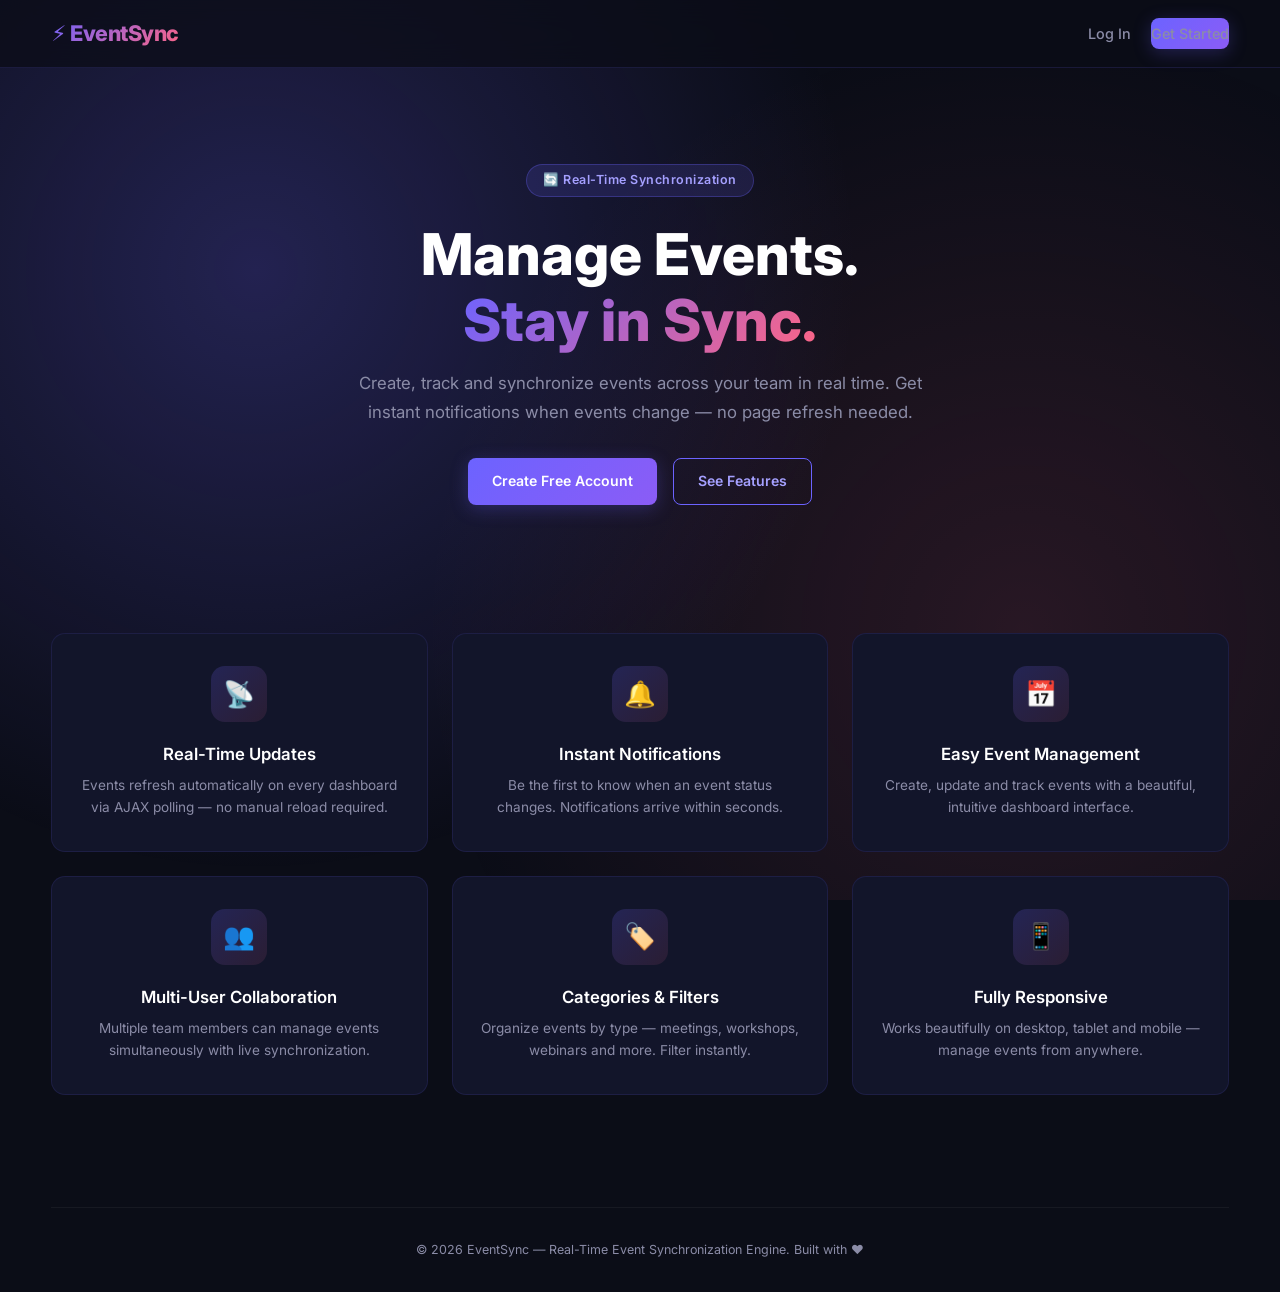
<file: RESE/index.html>
<!DOCTYPE html>
<html lang="en">
<head>
  <meta charset="UTF-8" />
  <meta name="viewport" content="width=device-width, initial-scale=1.0" />
  <meta name="description" content="Real-Time Event Synchronization Engine — Publish, track and synchronize events in real time with your team." />
  <title>EventSync — Real-Time Event Synchronization</title>
  <link rel="stylesheet" href="css/style.css" />
</head>
<body>

  <!-- ─── Navbar ─────────────────────────────────────── -->
  <nav class="navbar">
    <div class="container">
      <a href="index.html" class="navbar__logo">⚡ EventSync</a>
      <div class="navbar__links" id="navLinks">
        <a href="login.html">Log In</a>
        <a href="login.html#register" class="btn btn--primary btn--sm">Get Started</a>
      </div>
    </div>
  </nav>

  <!-- ─── Hero ───────────────────────────────────────── -->
  <section class="hero">
    <div class="container">
      <span class="hero__badge">🔄 Real-Time Synchronization</span>
      <h1>Manage Events.<br/><span>Stay in Sync.</span></h1>
      <p>Create, track and synchronize events across your team in real time. 
         Get instant notifications when events change — no page refresh needed.</p>
      <div class="hero__actions">
        <a href="login.html#register" class="btn btn--primary">Create Free Account</a>
        <a href="#features" class="btn btn--secondary">See Features</a>
      </div>
    </div>
  </section>

  <!-- ─── Features ───────────────────────────────────── -->
  <section id="features" class="container">
    <div class="features">
      <div class="card feature-card">
        <div class="feature-card__icon">📡</div>
        <h3>Real-Time Updates</h3>
        <p>Events refresh automatically on every dashboard via AJAX polling — no manual reload required.</p>
      </div>
      <div class="card feature-card">
        <div class="feature-card__icon">🔔</div>
        <h3>Instant Notifications</h3>
        <p>Be the first to know when an event status changes. Notifications arrive within seconds.</p>
      </div>
      <div class="card feature-card">
        <div class="feature-card__icon">📅</div>
        <h3>Easy Event Management</h3>
        <p>Create, update and track events with a beautiful, intuitive dashboard interface.</p>
      </div>
      <div class="card feature-card">
        <div class="feature-card__icon">👥</div>
        <h3>Multi-User Collaboration</h3>
        <p>Multiple team members can manage events simultaneously with live synchronization.</p>
      </div>
      <div class="card feature-card">
        <div class="feature-card__icon">🏷️</div>
        <h3>Categories &amp; Filters</h3>
        <p>Organize events by type — meetings, workshops, webinars and more. Filter instantly.</p>
      </div>
      <div class="card feature-card">
        <div class="feature-card__icon">📱</div>
        <h3>Fully Responsive</h3>
        <p>Works beautifully on desktop, tablet and mobile — manage events from anywhere.</p>
      </div>
    </div>
  </section>

  <!-- ─── Footer ─────────────────────────────────────── -->
  <footer class="footer container">
    <p>&copy; 2026 EventSync — Real-Time Event Synchronization Engine. Built with ❤️</p>
  </footer>

</body>
</html>
</file>
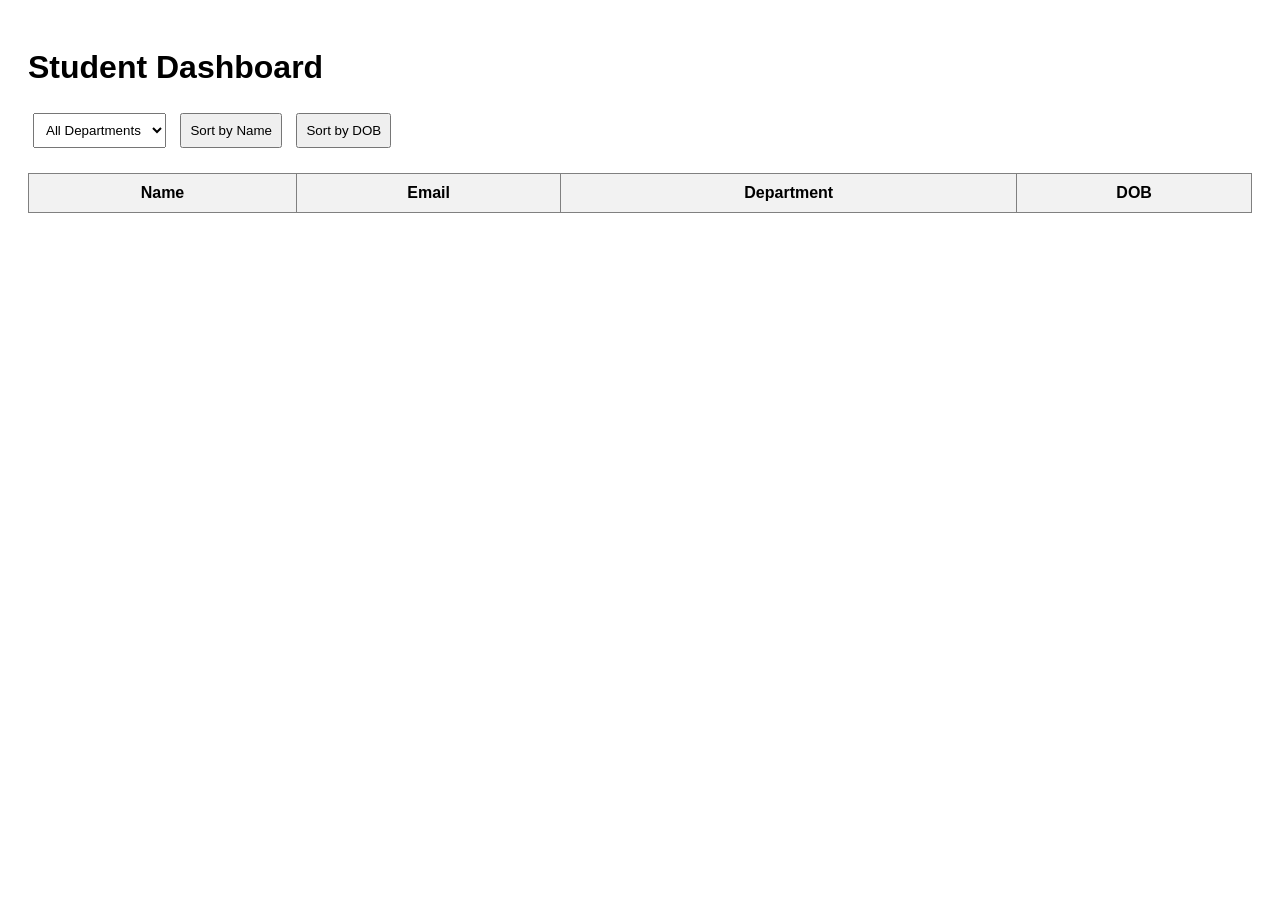
<file: Task2/index.html>
<!DOCTYPE html>
<html>
<head>
    <title>Student Dashboard</title>
    <link rel="stylesheet" href="style.css">
</head>
<body>

<h1>Student Dashboard</h1>

<select id="deptFilter">
    <option value="">All Departments</option>
    <option value="CSE">CSE</option>
    <option value="ECE">ECE</option>
    <option value="EEE">EEE</option>
</select>

<button onclick="sortName()">Sort by Name</button>
<button onclick="sortDOB()">Sort by DOB</button>

<h3 id="countSection"></h3>

<table>
    <thead>
        <tr>
            <th>Name</th>
            <th>Email</th>
            <th>Department</th>
            <th>DOB</th>
        </tr>
    </thead>
    <tbody id="tableBody"></tbody>
</table>

<script src="script.js"></script>
</body>
</html>
</file>
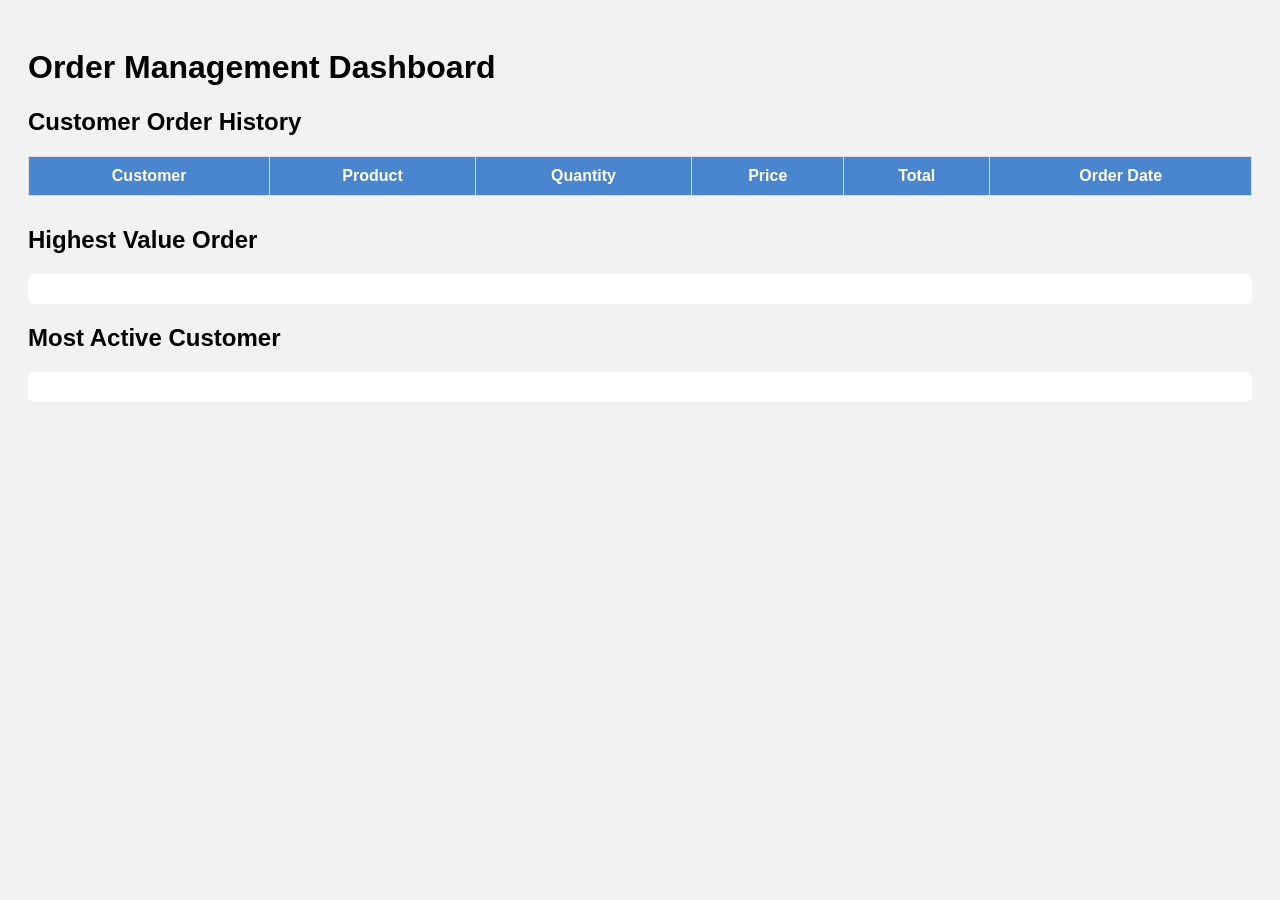
<file: Task4/index.html>
<!DOCTYPE html>
<html>
<head>
    <meta charset="UTF-8">
    <title>Order Dashboard</title>
    <link rel="stylesheet" href="style.css">
</head>
<body>

<h1>Order Management Dashboard</h1>

<h2>Customer Order History</h2>

<table>
    <thead>
        <tr>
            <th>Customer</th>
            <th>Product</th>
            <th>Quantity</th>
            <th>Price</th>
            <th>Total</th>
            <th>Order Date</th>
        </tr>
    </thead>
    <tbody id="orderTable"></tbody>
</table>

<h2>Highest Value Order</h2>
<div id="highest" class="card"></div>

<h2>Most Active Customer</h2>
<div id="active" class="card"></div>

<script src="script.js"></script>
</body>
</html>
</file>
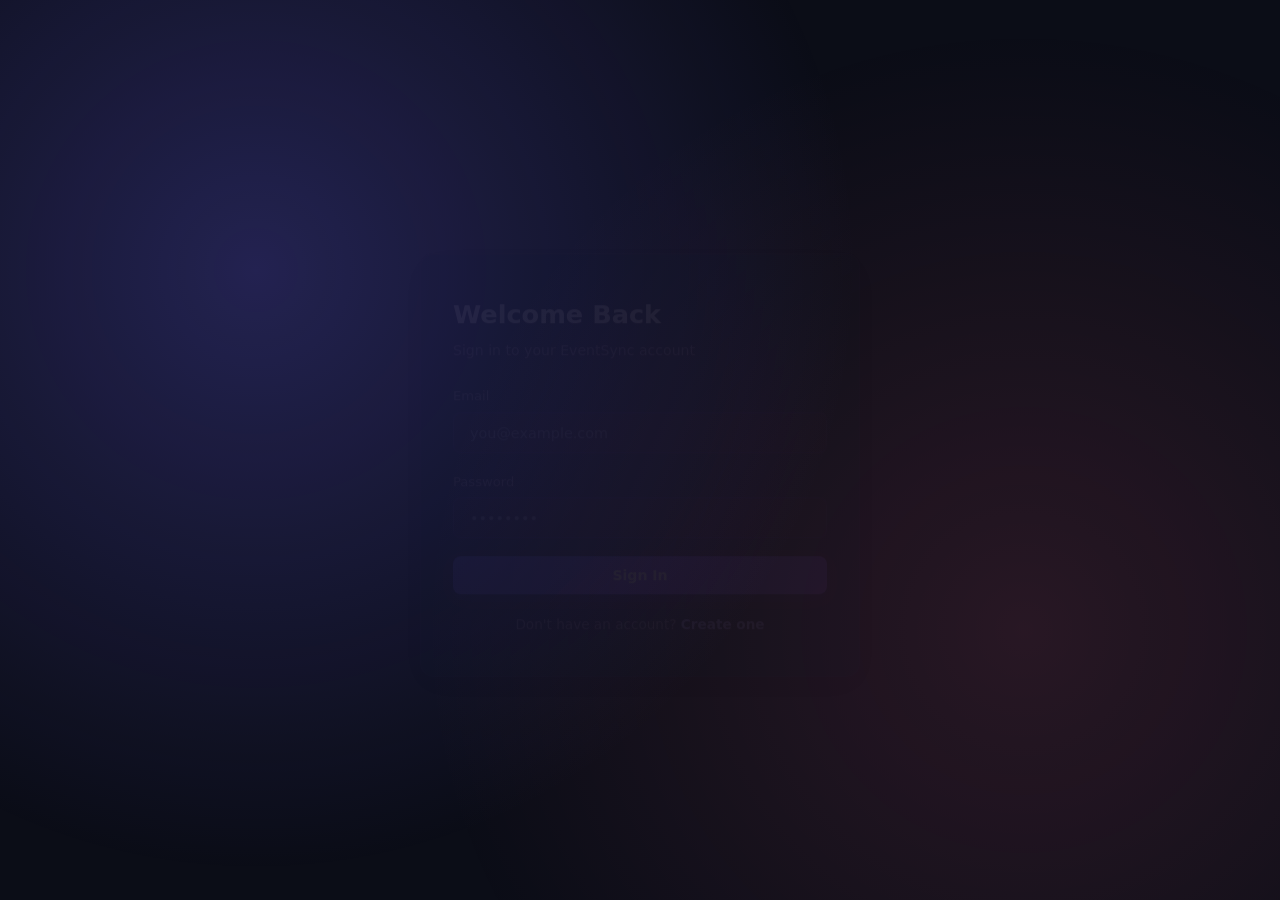
<file: RESE/dashboard.html>
<!DOCTYPE html>
<html lang="en">
<head>
  <meta charset="UTF-8" />
  <meta name="viewport" content="width=device-width, initial-scale=1.0" />
  <meta name="description" content="EventSync Dashboard — View, create and manage real-time events." />
  <title>EventSync — Dashboard</title>
  <link rel="stylesheet" href="css/style.css" />
</head>
<body>

  <!-- ─── Navbar ─────────────────────────────────────── -->
  <nav class="navbar">
    <div class="container">
      <a href="dashboard.html" class="navbar__logo">⚡ EventSync</a>
      <div class="navbar__links" id="navLinks">
        <span style="font-size:.82rem;color:var(--clr-text-muted)"><span class="live-dot"></span>Live</span>

        <!-- Notifications bell -->
        <div class="bell-wrap" id="bellWrap">
          <svg viewBox="0 0 24 24"><path d="M12 22c1.1 0 2-.9 2-2h-4a2 2 0 002 2zm6-6V11c0-3.07-1.63-5.64-4.5-6.32V4a1.5 1.5 0 00-3 0v.68C7.64 5.36 6 7.92 6 11v5l-2 2v1h16v-1l-2-2z"/></svg>
          <span class="bell-badge" id="bellBadge" style="display:none;">0</span>

          <div class="notif-dropdown" id="notifDropdown">
            <div class="notif-dropdown__header">
              <span>Notifications</span>
              <button id="markAllRead">Mark all read</button>
            </div>
            <div id="notifList"></div>
          </div>
        </div>

        <!-- Avatar -->
        <div class="avatar-chip" id="userChip">
          <div class="avatar-chip__circle" id="userAvatar">?</div>
          <span id="userName">User</span>
        </div>

        <a href="#" id="logoutBtn" style="font-size:.82rem;color:var(--clr-accent);">Log Out</a>
      </div>
    </div>
  </nav>

  <!-- ─── Toast Container ────────────────────────────── -->
  <div class="toast-container" id="toastContainer"></div>

  <!-- ─── Dashboard Content ──────────────────────────── -->
  <main class="dash">
    <div class="container">

      <div class="dash__header">
        <h1>📋 Event Dashboard</h1>
        <div style="display:flex;gap:.6rem;align-items:center;flex-wrap:wrap;">
          <div class="filters" id="statusFilters">
            <button class="filter-btn active" data-status="">All</button>
            <button class="filter-btn" data-status="upcoming">Upcoming</button>
            <button class="filter-btn" data-status="ongoing">Ongoing</button>
            <button class="filter-btn" data-status="completed">Completed</button>
            <button class="filter-btn" data-status="cancelled">Cancelled</button>
          </div>
          <button class="btn btn--primary btn--sm" id="openCreateModal">+ New Event</button>
        </div>
      </div>

      <!-- Event list -->
      <div id="eventsArea">
        <div class="spinner"></div>
      </div>

    </div>
  </main>

  <!-- ─── Create Event Modal ─────────────────────────── -->
  <div class="modal-overlay" id="createModal">
    <div class="modal">
      <div class="modal__header">
        <h2>Create New Event</h2>
        <button class="modal__close" id="closeCreateModal">&times;</button>
      </div>
      <form id="createEventForm">
        <div class="form-group">
          <label for="evTitle">Event Title *</label>
          <input type="text" id="evTitle" class="form-control" placeholder="Sprint Planning Meeting" required />
        </div>
        <div class="form-group">
          <label for="evDesc">Description</label>
          <textarea id="evDesc" class="form-control" placeholder="Brief description of the event..."></textarea>
        </div>
        <div style="display:grid;grid-template-columns:1fr 1fr;gap:.8rem;">
          <div class="form-group">
            <label for="evCategory">Category</label>
            <select id="evCategory" class="form-control">
              <option value="meeting">Meeting 👥</option>
              <option value="workshop">Workshop 📝</option>
              <option value="Sports">Sports 🏆</option>
              <option value="Training">Training 🖥️</option>
              <option value="other">Other</option>
            </select>
          </div>
          <div class="form-group">
            <label for="evDate">Date &amp; Time *</label>
            <input type="datetime-local" id="evDate" class="form-control" required />
          </div>
        </div>
        <div class="form-group">
          <label for="evLocation">Location</label>
          <input type="text" id="evLocation" class="form-control" placeholder="Room 301 / Zoom link" />
        </div>
        <button type="submit" class="btn btn--primary btn--block" id="createBtn">Create Event</button>
      </form>
    </div>
  </div>

  <!-- ─── Update Event Modal ─────────────────────────── -->
  <div class="modal-overlay" id="updateModal">
    <div class="modal">
      <div class="modal__header">
        <h2>Update Event Status</h2>
        <button class="modal__close" id="closeUpdateModal">&times;</button>
      </div>
      <form id="updateEventForm">
        <input type="hidden" id="upEventId" />
        <p style="margin-bottom:.8rem;font-size:.9rem;color:var(--clr-text-muted);">
          Updating: <strong id="upEventTitle" style="color:var(--clr-text-heading);"></strong>
        </p>
        <div class="form-group">
          <label for="upStatus">New Status</label>
          <select id="upStatus" class="form-control">
            <option value="upcoming">Upcoming</option>
            <option value="ongoing">Ongoing</option>
            <option value="completed">Completed</option>
            <option value="cancelled">Cancelled</option>
          </select>
        </div>
        <div class="form-group">
          <label for="upMessage">Note (optional)</label>
          <input type="text" id="upMessage" class="form-control" placeholder="Reason for the update..." />
        </div>
        <button type="submit" class="btn btn--primary btn--block" id="updateBtn">Update Status</button>
      </form>
    </div>
  </div>

  <!-- ─── Footer ─────────────────────────────────────── -->
  <footer class="footer container">
    <p>&copy; 2026 EventSync — Real-Time Event Synchronization Engine</p>
  </footer>

  <script src="js/app.js"></script>
</body>
</html>
</file>
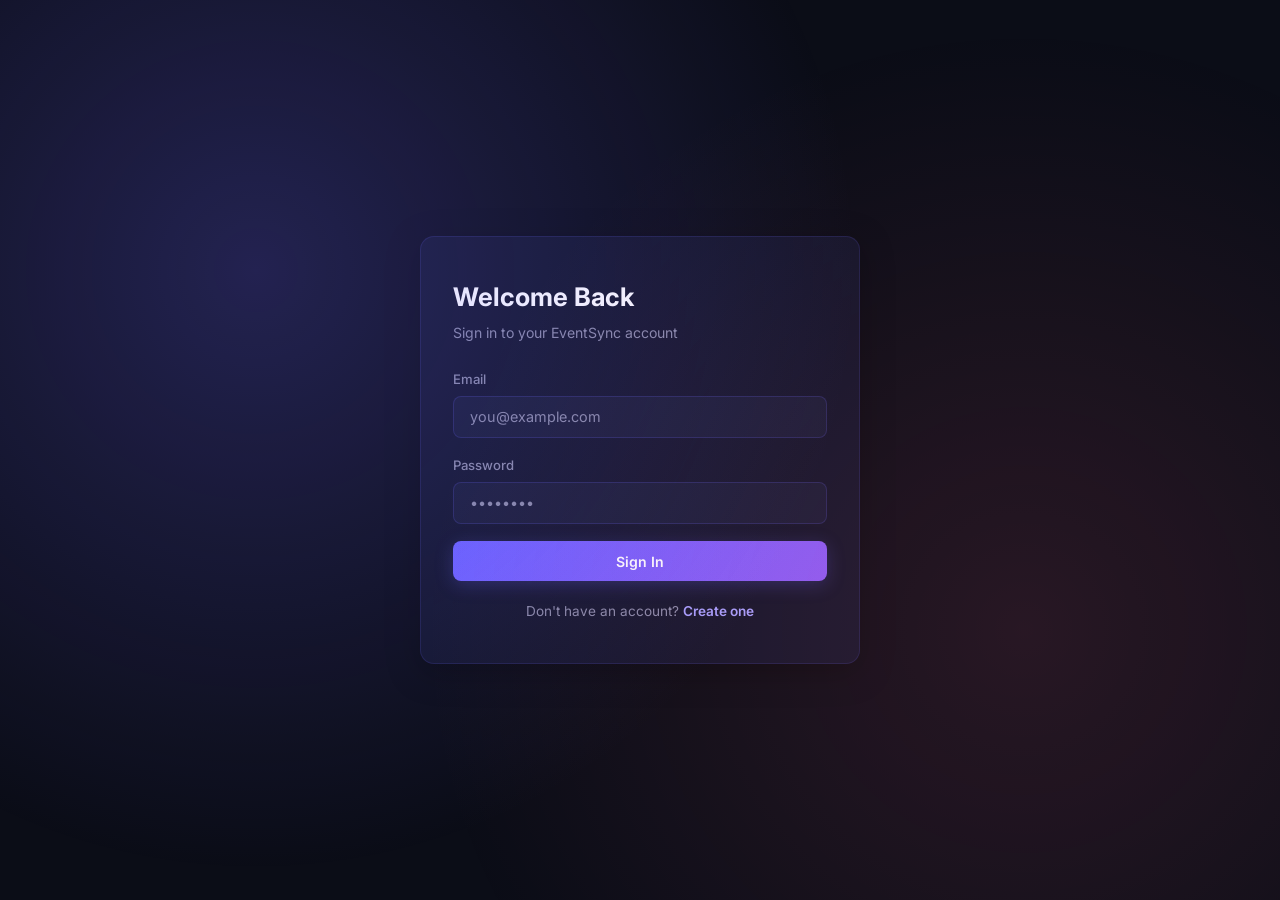
<file: RESE/login.html>
<!DOCTYPE html>
<html lang="en">
<head>
  <meta charset="UTF-8" />
  <meta name="viewport" content="width=device-width, initial-scale=1.0" />
  <meta name="description" content="Log in or create an account — EventSync Real-Time Event Synchronization Engine." />
  <title>EventSync — Login / Register</title>
  <link rel="stylesheet" href="css/style.css" />
</head>
<body>

  <div class="auth-wrapper">
    <div class="auth-card" id="authCard">

      <!-- ─── Login Form ──────────────────────── -->
      <div id="loginView">
        <h1>Welcome Back</h1>
        <p class="subtitle">Sign in to your EventSync account</p>

        <div class="auth-error" id="loginError"></div>

        <form id="loginForm" autocomplete="on">
          <div class="form-group">
            <label for="loginEmail">Email</label>
            <input type="email" id="loginEmail" class="form-control" placeholder="you@example.com" required />
          </div>
          <div class="form-group">
            <label for="loginPassword">Password</label>
            <input type="password" id="loginPassword" class="form-control" placeholder="••••••••" required />
          </div>
          <button type="submit" class="btn btn--primary btn--block" id="loginBtn">Sign In</button>
        </form>

        <p class="auth-toggle">
          Don't have an account? <a href="#register" id="showRegister">Create one</a>
        </p>
      </div>

      <!-- ─── Register Form ───────────────────── -->
      <div id="registerView" style="display:none;">
        <h1>Create Account</h1>
        <p class="subtitle">Join EventSync and start managing events</p>

        <div class="auth-error" id="registerError"></div>

        <form id="registerForm" autocomplete="on">
          <div class="form-group">
            <label for="regUsername">Username</label>
            <input type="text" id="regUsername" class="form-control" placeholder="johndoe" minlength="3" required />
          </div>
          <div class="form-group">
            <label for="regEmail">Email</label>
            <input type="email" id="regEmail" class="form-control" placeholder="you@example.com" required />
          </div>
          <div class="form-group">
            <label for="regPassword">Password</label>
            <input type="password" id="regPassword" class="form-control" placeholder="Min. 6 characters" minlength="6" required />
          </div>
          <button type="submit" class="btn btn--primary btn--block" id="regBtn">Create Account</button>
        </form>

        <p class="auth-toggle">
          Already have an account? <a href="#login" id="showLogin">Sign in</a>
        </p>
      </div>

    </div>
  </div>

  <script src="js/auth.js"></script>
</body>
</html>
</file>
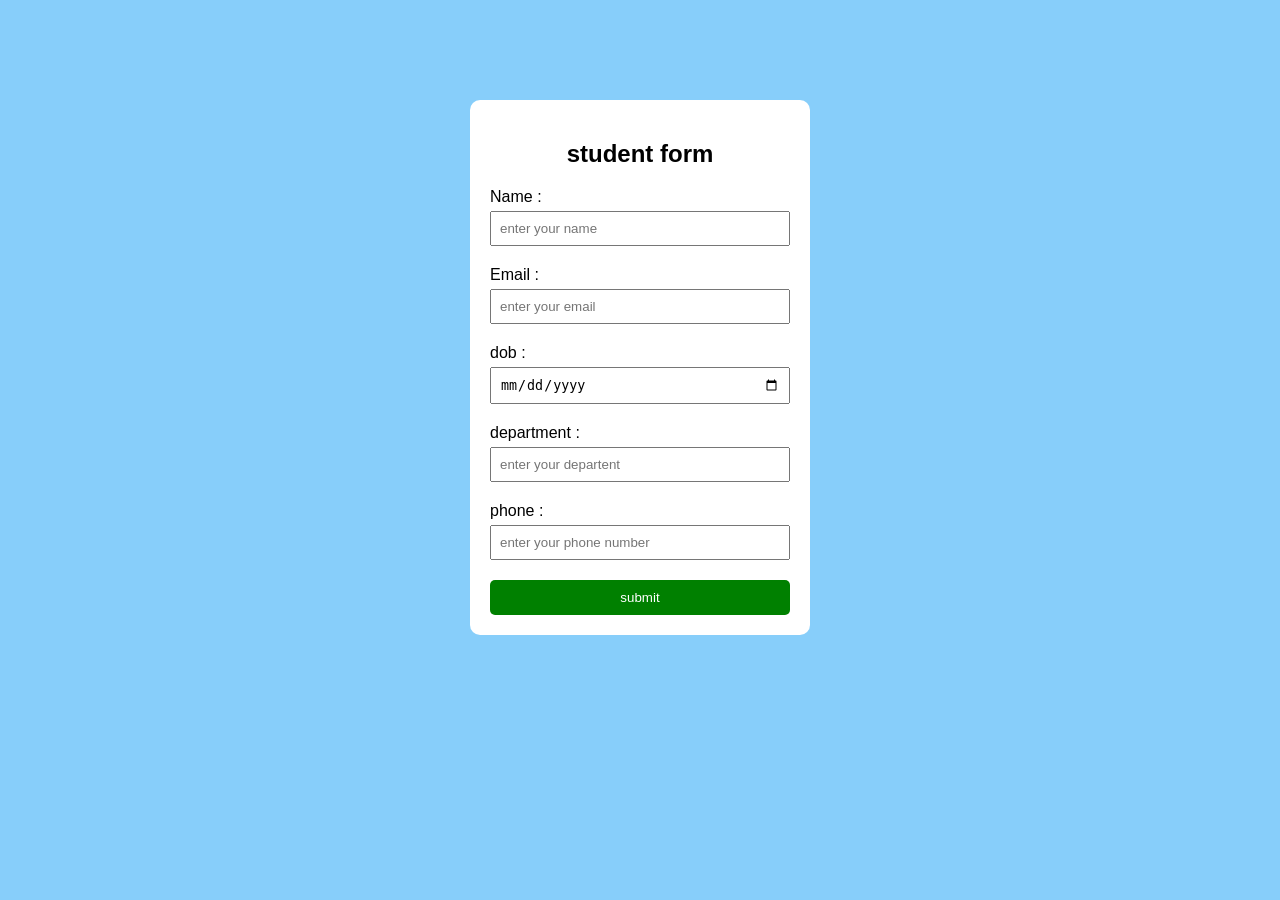
<file: Task1/login.html>
<!DOCTYPE html>
<html lang="en">
<head>
    <meta charset="UTF-8">
    <meta name="viewport" content="width=device-width, initial-scale=1.0">
    <title>validation form</title>
    <link rel="stylesheet" href="style.css">
</head>
<body>
<div class="container">
    <form id="registerform">
        <h2>student form</h2>
        <label>Name :</label>
        <input type="text" id="name" placeholder="enter your name">
        <label>Email :</label>
        <input type="email" id="email" placeholder="enter your email">
        <label>dob :</label>
        <input type="date" id="dob" placeholder="enter date of birth">
        <label> department :</label>
        <input type="text" id="department" placeholder="enter your departent">
        <label>phone :</label>
        <input type="number" id="phone" placeholder="enter your phone number">

        <button type="submit">submit</button>

    </form>
</div>
<script src="script.js"></script>

    
</body>
</html>
</file>
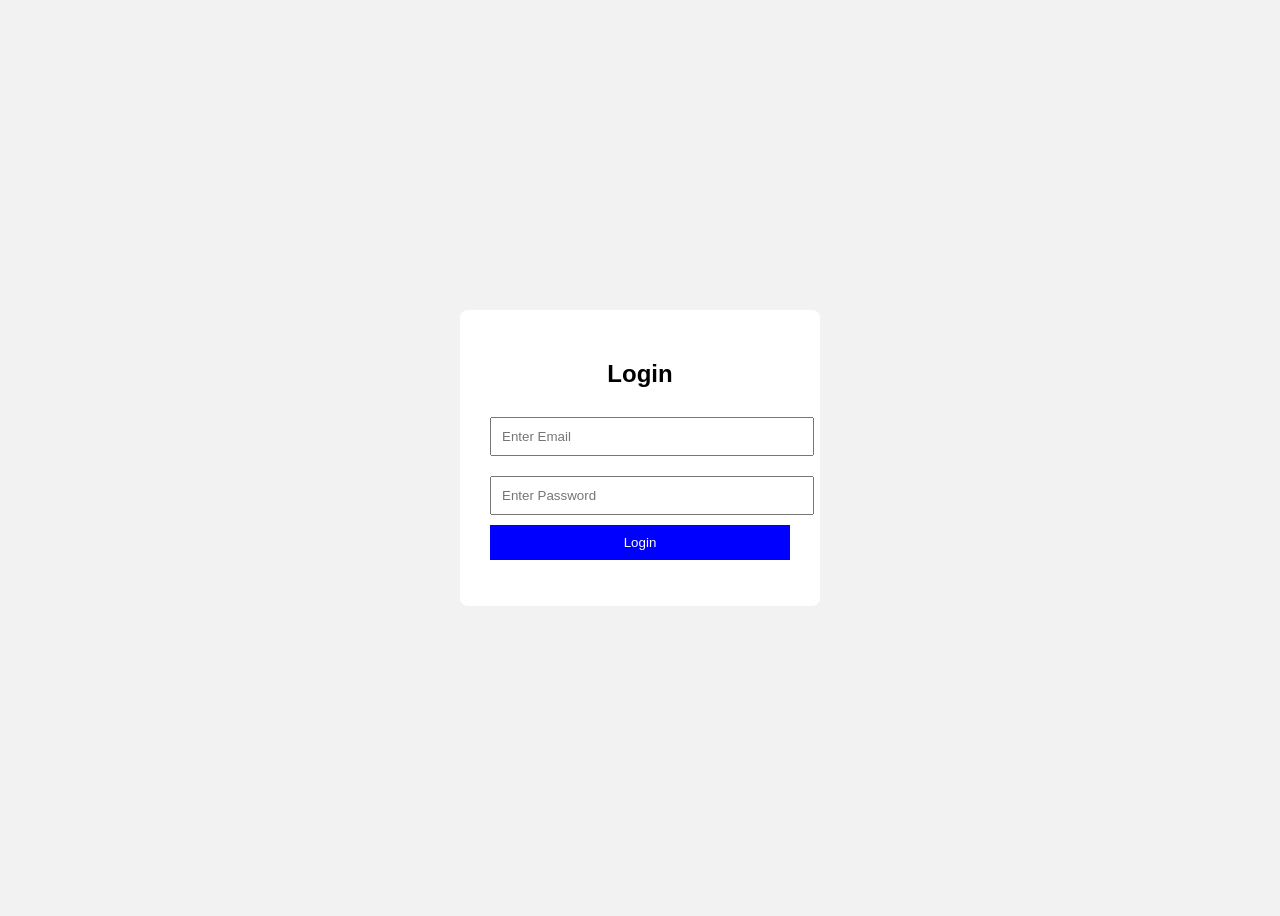
<file: Task3/login.html>
<!DOCTYPE html>
<html>
<head>
    <title>Login Page</title>
    <link rel="stylesheet" href="style.css">
</head>
<body>

<div class="login-box">
    <h2>Login</h2>

    <input type="email" id="email" placeholder="Enter Email">
    <input type="password" id="password" placeholder="Enter Password">

    <button onclick="login()">Login</button>

    <p id="message"></p>
</div>

<script src="script.js"></script>
</body>
</html>
</file>
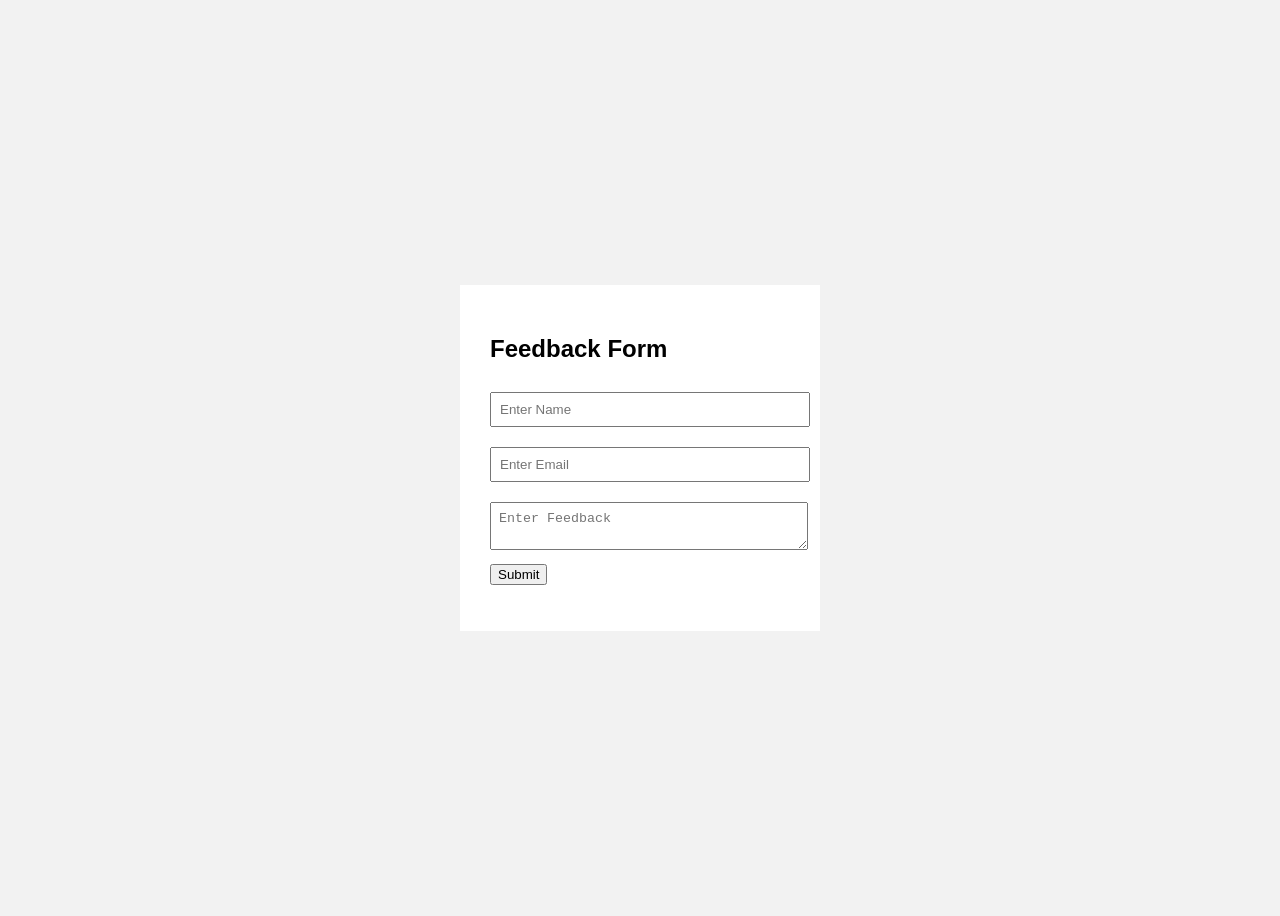
<file: Task7/login.html>
<!DOCTYPE html>
<html>
<head>
    <meta charset="UTF-8">
    <title>Feedback Form</title>
    <link rel="stylesheet" href="style.css">
</head>
<body>

<div class="form-container">
    <h2>Feedback Form</h2>

    <input type="text" id="name" placeholder="Enter Name">
    <input type="email" id="email" placeholder="Enter Email">
    <textarea id="message" placeholder="Enter Feedback"></textarea>

    <button id="submitBtn">Submit</button>

    <p id="result"></p>
</div>

<script src="script.js"></script>
</body>
</html>
</file>
<file: RESE/css/style.css>
/* ============================================================
   Real-Time Event Synchronization Engine — Master Stylesheet
   ============================================================ */

/* ── Google Font ─────────────────────────────────────────── */
@import url('https://fonts.googleapis.com/css2?family=Inter:wght@300;400;500;600;700;800&display=swap');

/* ── CSS Custom Properties ───────────────────────────────── */
:root {
  /* Primary palette */
  --clr-primary:       #6C63FF;
  --clr-primary-dark:  #5A52D5;
  --clr-primary-light: #A5A0FF;
  --clr-primary-glow:  rgba(108,99,255,.25);

  /* Accent */
  --clr-accent:        #FF6584;
  --clr-accent-dark:   #e04e6b;

  /* Surfaces */
  --clr-bg:            #0B0D17;
  --clr-bg-card:       #12152A;
  --clr-bg-card-hover: #1A1E38;
  --clr-bg-input:      #181C35;
  --clr-bg-glass:      rgba(18,21,42,.70);

  /* Text */
  --clr-text:          #E8E8F0;
  --clr-text-muted:    #8B8CA7;
  --clr-text-heading:  #FFFFFF;

  /* Status colours */
  --clr-upcoming:      #7289DA;
  --clr-ongoing:       #43B581;
  --clr-completed:     #FAA61A;
  --clr-cancelled:     #F04747;

  /* Misc */
  --radius:            14px;
  --radius-sm:         8px;
  --shadow:            0 8px 32px rgba(0,0,0,.35);
  --transition:        .25s cubic-bezier(.4,0,.2,1);
  --font:              'Inter', system-ui, -apple-system, sans-serif;
}

/* ── Reset & Base ────────────────────────────────────────── */
*,*::before,*::after { box-sizing:border-box; margin:0; padding:0; }
html { scroll-behavior:smooth; font-size:16px; }
body {
  font-family:var(--font);
  background:var(--clr-bg);
  color:var(--clr-text);
  line-height:1.6;
  min-height:100vh;
  overflow-x:hidden;
}

/* animated background grid */
body::before {
  content:'';
  position:fixed;
  inset:0;
  background:
    radial-gradient(circle at 20% 30%, var(--clr-primary-glow) 0%, transparent 50%),
    radial-gradient(circle at 80% 70%, rgba(255,101,132,.12) 0%, transparent 50%);
  pointer-events:none;
  z-index:0;
}

a { color:var(--clr-primary-light); text-decoration:none; transition:color var(--transition); }
a:hover { color:#fff; }
img { max-width:100%; display:block; }
ul { list-style:none; }

/* ── Utility ─────────────────────────────────────────────── */
.container   { width:min(1200px,92%); margin-inline:auto; position:relative; z-index:1; }
.sr-only     { position:absolute; width:1px; height:1px; overflow:hidden; clip:rect(0,0,0,0); border:0; }
.text-center { text-align:center; }
.mt-1 { margin-top:.5rem; } .mt-2 { margin-top:1rem; } .mt-3 { margin-top:1.5rem; } .mt-4 { margin-top:2rem; }
.mb-1 { margin-bottom:.5rem; } .mb-2 { margin-bottom:1rem; } .mb-3 { margin-bottom:1.5rem; }

/* ── Navigation ──────────────────────────────────────────── */
.navbar {
  display:flex; align-items:center; justify-content:space-between;
  padding:1rem 0;
  position:sticky; top:0; z-index:100;
  backdrop-filter:blur(14px);
  -webkit-backdrop-filter:blur(14px);
  background:rgba(11,13,23,.75);
  border-bottom:1px solid rgba(108,99,255,.15);
}
.navbar .container { display:flex; align-items:center; justify-content:space-between; }
.navbar__logo {
  font-size:1.35rem; font-weight:800; letter-spacing:-.5px;
  background:linear-gradient(135deg,var(--clr-primary),var(--clr-accent));
  -webkit-background-clip:text; -webkit-text-fill-color:transparent;
  background-clip:text;
}
.navbar__links { display:flex; gap:1.25rem; align-items:center; }
.navbar__links a {
  font-size:.9rem; font-weight:500; color:var(--clr-text-muted);
  position:relative; padding:.25rem 0;
}
.navbar__links a::after {
  content:''; position:absolute; bottom:0; left:0; width:0; height:2px;
  background:var(--clr-primary); transition:width var(--transition);
}
.navbar__links a:hover { color:#fff; }
.navbar__links a:hover::after { width:100%; }

/* notification bell */
.bell-wrap { position:relative; cursor:pointer; }
.bell-wrap svg { width:22px; height:22px; fill:var(--clr-text-muted); transition:fill var(--transition); }
.bell-wrap:hover svg { fill:#fff; }
.bell-badge {
  position:absolute; top:-5px; right:-6px;
  background:var(--clr-accent); color:#fff;
  font-size:.65rem; font-weight:700;
  width:18px; height:18px; border-radius:50%;
  display:flex; align-items:center; justify-content:center;
  pointer-events:none; animation:pulse 2s infinite;
}
@keyframes pulse {
  0%,100%{ transform:scale(1); }
  50%{ transform:scale(1.2); }
}

/* notification dropdown */
.notif-dropdown {
  position:absolute; top:calc(100% + 10px); right:0;
  width:340px; max-height:400px; overflow-y:auto;
  background:var(--clr-bg-card); border:1px solid rgba(108,99,255,.2);
  border-radius:var(--radius); box-shadow:var(--shadow);
  display:none; z-index:200;
}
.notif-dropdown.open { display:block; animation:fadeSlide .25s ease; }
.notif-dropdown__header {
  padding:.85rem 1rem; font-weight:600; font-size:.85rem;
  border-bottom:1px solid rgba(255,255,255,.06);
  display:flex; justify-content:space-between; align-items:center;
}
.notif-dropdown__header button {
  background:none; border:none; color:var(--clr-primary-light);
  cursor:pointer; font-size:.78rem; font-family:var(--font);
}
.notif-item {
  padding:.75rem 1rem; border-bottom:1px solid rgba(255,255,255,.04);
  font-size:.82rem; color:var(--clr-text-muted);
  transition:background var(--transition);
}
.notif-item:hover { background:var(--clr-bg-card-hover); }
.notif-item.unread { color:var(--clr-text); border-left:3px solid var(--clr-primary); }
.notif-item__time { font-size:.7rem; color:var(--clr-text-muted); margin-top:.2rem; }
.notif-empty { padding:2rem; text-align:center; color:var(--clr-text-muted); font-size:.85rem; }

/* user avatar chip */
.avatar-chip {
  display:flex; align-items:center; gap:.5rem;
  font-size:.85rem; font-weight:500;
}
.avatar-chip__circle {
  width:32px; height:32px; border-radius:50%;
  display:flex; align-items:center; justify-content:center;
  color:#fff; font-weight:700; font-size:.8rem;
}

/* ── Buttons ─────────────────────────────────────────────── */
.btn {
  display:inline-flex; align-items:center; justify-content:center; gap:.45rem;
  padding:.7rem 1.5rem; border:none; border-radius:var(--radius-sm);
  font-family:var(--font); font-size:.88rem; font-weight:600;
  cursor:pointer; transition:all var(--transition);
  text-decoration:none;
}
.btn--primary {
  background:linear-gradient(135deg,var(--clr-primary),#8B5CF6);
  color:#fff; box-shadow:0 4px 18px var(--clr-primary-glow);
}
.btn--primary:hover {
  transform:translateY(-2px);
  box-shadow:0 8px 28px var(--clr-primary-glow);
}
.btn--secondary {
  background:transparent; color:var(--clr-primary-light);
  border:1.5px solid var(--clr-primary);
}
.btn--secondary:hover { background:var(--clr-primary); color:#fff; }
.btn--danger { background:var(--clr-cancelled); color:#fff; }
.btn--danger:hover { background:#d63636; }
.btn--sm { padding:.45rem 1rem; font-size:.8rem; }
.btn--block { width:100%; }
.btn:disabled { opacity:.5; cursor:not-allowed; pointer-events:none; }

/* ── Forms ───────────────────────────────────────────────── */
.form-group { margin-bottom:1.1rem; }
.form-group label {
  display:block; margin-bottom:.35rem;
  font-size:.82rem; font-weight:500; color:var(--clr-text-muted);
}
.form-control {
  width:100%; padding:.72rem 1rem;
  background:var(--clr-bg-input); color:var(--clr-text);
  border:1.5px solid rgba(108,99,255,.2); border-radius:var(--radius-sm);
  font-family:var(--font); font-size:.9rem;
  transition:border-color var(--transition), box-shadow var(--transition);
  outline:none;
}
.form-control:focus {
  border-color:var(--clr-primary);
  box-shadow:0 0 0 3px var(--clr-primary-glow);
}
.form-control::placeholder { color:var(--clr-text-muted); }
textarea.form-control { resize:vertical; min-height:90px; }
select.form-control { cursor:pointer; }

/* ── Cards ───────────────────────────────────────────────── */
.card {
  background:var(--clr-bg-card);
  border:1px solid rgba(108,99,255,.12);
  border-radius:var(--radius);
  padding:1.5rem;
  transition:transform var(--transition), box-shadow var(--transition), border-color var(--transition);
}
.card:hover {
  transform:translateY(-4px);
  box-shadow:0 12px 40px rgba(0,0,0,.4);
  border-color:rgba(108,99,255,.3);
}

/* ── Auth Pages ──────────────────────────────────────────── */
.auth-wrapper {
  min-height:100vh;
  display:flex; align-items:center; justify-content:center;
  padding:2rem 1rem;
}
.auth-card {
  width:min(440px,100%);
  background:var(--clr-bg-card);
  border:1px solid rgba(108,99,255,.15);
  border-radius:var(--radius);
  padding:2.5rem 2rem;
  box-shadow:var(--shadow);
  animation:fadeSlide .5s ease;
}
.auth-card h1 {
  font-size:1.6rem; font-weight:700; color:var(--clr-text-heading);
  margin-bottom:.25rem;
}
.auth-card .subtitle { color:var(--clr-text-muted); font-size:.88rem; margin-bottom:1.5rem; }
.auth-toggle { text-align:center; margin-top:1.25rem; font-size:.85rem; color:var(--clr-text-muted); }
.auth-toggle a { font-weight:600; }
.auth-error {
  background:rgba(240,71,71,.12); border:1px solid rgba(240,71,71,.3);
  color:#F04747; padding:.65rem 1rem; border-radius:var(--radius-sm);
  font-size:.82rem; margin-bottom:1rem; display:none;
}
.auth-error.show { display:block; animation:shake .4s ease; }

@keyframes shake {
  0%,100%{ transform:translateX(0); }
  20%,60%{ transform:translateX(-6px); }
  40%,80%{ transform:translateX(6px); }
}

/* ── Hero / Landing ──────────────────────────────────────── */
.hero {
  padding:6rem 0 4rem;
  text-align:center;
}
.hero__badge {
  display:inline-block; padding:.35rem 1rem;
  background:rgba(108,99,255,.15); border:1px solid rgba(108,99,255,.3);
  border-radius:50px; font-size:.78rem; font-weight:600;
  color:var(--clr-primary-light); margin-bottom:1.5rem;
  letter-spacing:.5px;
}
.hero h1 {
  font-size:clamp(2.2rem,5vw,3.6rem);
  font-weight:800; line-height:1.15;
  color:var(--clr-text-heading);
  margin-bottom:1rem;
}
.hero h1 span {
  background:linear-gradient(135deg,var(--clr-primary),var(--clr-accent));
  -webkit-background-clip:text; -webkit-text-fill-color:transparent;
  background-clip:text;
}
.hero p {
  max-width:580px; margin:0 auto 2rem;
  font-size:1.05rem; color:var(--clr-text-muted); line-height:1.7;
}
.hero__actions { display:flex; gap:1rem; justify-content:center; flex-wrap:wrap; }

.features {
  padding:4rem 0; display:grid;
  grid-template-columns:repeat(auto-fit,minmax(280px,1fr));
  gap:1.5rem;
}
.feature-card { text-align:center; padding:2rem 1.5rem; }
.feature-card__icon {
  width:56px; height:56px; border-radius:14px;
  display:flex; align-items:center; justify-content:center;
  margin:0 auto 1.2rem;
  background:linear-gradient(135deg,rgba(108,99,255,.2),rgba(255,101,132,.1));
  font-size:1.6rem;
}
.feature-card h3 { font-size:1.05rem; font-weight:600; color:var(--clr-text-heading); margin-bottom:.45rem; }
.feature-card p  { font-size:.85rem; color:var(--clr-text-muted); }

/* ── Dashboard ───────────────────────────────────────────── */
.dash { padding:2rem 0 4rem; }
.dash__header {
  display:flex; align-items:center; justify-content:space-between;
  flex-wrap:wrap; gap:1rem; margin-bottom:1.5rem;
}
.dash__header h1 { font-size:1.5rem; font-weight:700; color:var(--clr-text-heading); }

/* Filters */
.filters {
  display:flex; gap:.6rem; flex-wrap:wrap;
}
.filters .filter-btn {
  padding:.4rem .9rem; border-radius:50px; font-size:.78rem;
  font-weight:600; cursor:pointer; border:1.5px solid rgba(108,99,255,.2);
  background:transparent; color:var(--clr-text-muted);
  transition:all var(--transition); font-family:var(--font);
}
.filters .filter-btn:hover,
.filters .filter-btn.active {
  background:var(--clr-primary); color:#fff;
  border-color:var(--clr-primary);
}

/* Event Grid */
.events-grid {
  display:grid;
  grid-template-columns:repeat(auto-fill,minmax(320px,1fr));
  gap:1.25rem;
}

/* Event Card */
.event-card { position:relative; overflow:hidden; }
.event-card__category {
  position:absolute; top:1rem; right:1rem;
  padding:.2rem .65rem; border-radius:50px;
  font-size:.68rem; font-weight:600; text-transform:uppercase; letter-spacing:.5px;
  background:rgba(108,99,255,.2); color:var(--clr-primary-light);
}
.event-card__status {
  display:inline-block; padding:.2rem .65rem; border-radius:50px;
  font-size:.7rem; font-weight:600; text-transform:uppercase;
  margin-bottom:.6rem;
}
.event-card__status--upcoming   { background:rgba(114,137,218,.18); color:var(--clr-upcoming); }
.event-card__status--ongoing    { background:rgba(67,181,129,.18);  color:var(--clr-ongoing); }
.event-card__status--completed  { background:rgba(250,166,26,.18);  color:var(--clr-completed); }
.event-card__status--cancelled  { background:rgba(240,71,71,.18);   color:var(--clr-cancelled); }

.event-card h3 {
  font-size:1.05rem; font-weight:600; color:var(--clr-text-heading);
  margin-bottom:.35rem;
}
.event-card__meta {
  display:flex; flex-wrap:wrap; gap:.8rem;
  font-size:.78rem; color:var(--clr-text-muted); margin-bottom:.5rem;
}
.event-card__meta span { display:flex; align-items:center; gap:.3rem; }
.event-card__desc {
  font-size:.83rem; color:var(--clr-text-muted); margin-bottom:1rem;
  display:-webkit-box; -webkit-line-clamp:2; -webkit-box-orient:vertical;
  overflow:hidden;
}
.event-card__footer {
  display:flex; align-items:center; justify-content:space-between;
  border-top:1px solid rgba(255,255,255,.06);
  padding-top:.8rem; margin-top:auto;
}
.event-card__creator {
  display:flex; align-items:center; gap:.4rem;
  font-size:.78rem; color:var(--clr-text-muted);
}
.event-card__creator .mini-avatar {
  width:22px; height:22px; border-radius:50%;
  display:flex; align-items:center; justify-content:center;
  font-size:.6rem; font-weight:700; color:#fff;
}

/* Update event inline */
.event-card__actions { display:flex; gap:.4rem; }
.event-card__actions select {
  padding:.3rem .5rem; font-size:.75rem;
  background:var(--clr-bg-input); color:var(--clr-text);
  border:1px solid rgba(108,99,255,.2); border-radius:var(--radius-sm);
  font-family:var(--font); cursor:pointer; outline:none;
}

/* ── Modal ───────────────────────────────────────────────── */
.modal-overlay {
  position:fixed; inset:0; z-index:500;
  background:rgba(0,0,0,.6);
  backdrop-filter:blur(6px);
  display:none; align-items:center; justify-content:center;
  padding:1rem;
}
.modal-overlay.open { display:flex; }
.modal {
  width:min(520px,100%);
  background:var(--clr-bg-card);
  border:1px solid rgba(108,99,255,.15);
  border-radius:var(--radius);
  padding:2rem;
  box-shadow:var(--shadow);
  animation:fadeSlide .35s ease;
}
.modal__header {
  display:flex; justify-content:space-between; align-items:center;
  margin-bottom:1.25rem;
}
.modal__header h2 { font-size:1.2rem; font-weight:700; color:var(--clr-text-heading); }
.modal__close {
  background:none; border:none; color:var(--clr-text-muted);
  font-size:1.4rem; cursor:pointer; transition:color var(--transition);
}
.modal__close:hover { color:#fff; }

@keyframes fadeSlide {
  from { opacity:0; transform:translateY(16px); }
  to   { opacity:1; transform:translateY(0); }
}

/* ── Toast Notifications ─────────────────────────────────── */
.toast-container {
  position:fixed; top:1.5rem; right:1.5rem; z-index:1000;
  display:flex; flex-direction:column; gap:.6rem;
}
.toast {
  padding:.85rem 1.2rem; border-radius:var(--radius-sm);
  font-size:.84rem; font-weight:500;
  background:var(--clr-bg-card); border:1px solid rgba(108,99,255,.2);
  box-shadow:var(--shadow);
  animation:toastIn .35s ease;
  display:flex; align-items:center; gap:.6rem;
  max-width:360px;
}
.toast--success { border-left:4px solid var(--clr-ongoing); }
.toast--error   { border-left:4px solid var(--clr-cancelled); }
.toast--info    { border-left:4px solid var(--clr-upcoming); }
@keyframes toastIn {
  from { opacity:0; transform:translateX(30px); }
  to   { opacity:1; transform:translateX(0); }
}
.toast-exit {
  animation:toastOut .3s ease forwards;
}
@keyframes toastOut {
  to { opacity:0; transform:translateX(30px); }
}

/* ── Empty state ─────────────────────────────────────────── */
.empty-state {
  text-align:center; padding:4rem 1rem;
  color:var(--clr-text-muted);
}
.empty-state__icon { font-size:3rem; margin-bottom:1rem; opacity:.5; }
.empty-state h3 { font-size:1.1rem; color:var(--clr-text-heading); margin-bottom:.3rem; }

/* ── Loading spinner ─────────────────────────────────────── */
.spinner {
  width:36px; height:36px; border:3px solid rgba(108,99,255,.2);
  border-top-color:var(--clr-primary); border-radius:50%;
  animation:spin .7s linear infinite; margin:2rem auto;
}
@keyframes spin { to { transform:rotate(360deg); } }

/* ── Footer ──────────────────────────────────────────────── */
.footer {
  text-align:center; padding:2rem 0;
  font-size:.78rem; color:var(--clr-text-muted);
  border-top:1px solid rgba(255,255,255,.05);
  margin-top:3rem;
}

/* live indicator pulse */
.live-dot {
  display:inline-block; width:8px; height:8px;
  background:var(--clr-ongoing); border-radius:50%;
  margin-right:.4rem; animation:livePulse 1.5s infinite;
}
@keyframes livePulse {
  0%,100%{ box-shadow:0 0 0 0 rgba(67,181,129,.5); }
  50%{ box-shadow:0 0 0 6px rgba(67,181,129,0); }
}

/* ── Responsive ──────────────────────────────────────────── */
@media (max-width:768px) {
  .hero { padding:3.5rem 0 2.5rem; }
  .hero h1 { font-size:2rem; }
  .events-grid { grid-template-columns:1fr; }
  .dash__header { flex-direction:column; align-items:flex-start; }
  .navbar .container { flex-wrap:wrap; gap:.75rem; }
  .notif-dropdown { width:290px; right:-40px; }
}
@media (max-width:480px) {
  .auth-card { padding:1.5rem 1.2rem; }
  .modal { padding:1.5rem; }
  .hero__actions { flex-direction:column; }
  .hero__actions .btn { width:100%; }
}
</file>
<file: Task2/style.css>
body {
    font-family: Arial;
    padding: 20px;
}

button, select {
    padding: 8px;
    margin: 5px;
}

table {
    width: 100%;
    border-collapse: collapse;
    margin-top: 20px;
}

th, td {
    border: 1px solid gray;
    padding: 10px;
    text-align: center;
}

th {
    background-color: #f2f2f2;
}
</file>
<file: Task4/style.css>
body {
    font-family: Arial;
    padding: 20px;
    background-color: #f2f2f2;
}

table {
    width: 100%;
    border-collapse: collapse;
    margin-bottom: 30px;
}

th {
    background-color: #4a86cf;
    color: white;
}

th, td {
    border: 1px solid #ddd;
    padding: 10px;
    text-align: center;
}

.card {
    background: white;
    padding: 15px;
    margin-bottom: 20px;
    border-radius: 6px;
}
</file>
<file: Task1/style.css>
body{
    font-family:Arial, Helvetica, sans-serif ;
    background: lightskyblue;
}
.container{
    width: 300px;
    margin: 100px auto;
    background:white;
    padding:20px;
    border-radius: 10px;

}
h2{
     text-align:center ;
}
label{
    display:block;
    margin-top: 10px;
}

input {
    width: 100%;
    padding: 8px;
    margin-top: 5px;
    margin-bottom: 10px;
    box-sizing: border-box;
}

button {
    width: 100%;
    padding: 10px;
    margin-top: 10px;
    color: white;
    background-color: green;
    border: none;
    border-radius: 5px;
    cursor: pointer;
}

button:hover {
    background-color: darkgreen;
}
</file>
<file: Task3/style.css>
body {
    font-family: Arial;
    background-color: #f2f2f2;
    display: flex;
    justify-content: center;
    align-items: center;
    height: 100vh;
}

.login-box {
    background: white;
    padding: 30px;
    width: 300px;
    text-align: center;
    border-radius: 8px;
}

input {
    width: 100%;
    padding: 10px;
    margin: 10px 0;
}

button {
    width: 100%;
    padding: 10px;
    background-color: blue;
    color: white;
    border: none;
    cursor: pointer;
}

#message {
    margin-top: 10px;
}
</file>
<file: Task7/style.css>
body {
    font-family: Arial;
    background: #f2f2f2;
    display: flex;
    justify-content: center;
    align-items: center;
    height: 100vh;
}

.form-container {
    background: white;
    padding: 30px;
    width: 300px;
}

input, textarea {
    width: 100%;
    margin: 10px 0;
    padding: 8px;
}

.highlight {
    border: 2px solid blue;
}
</file>
